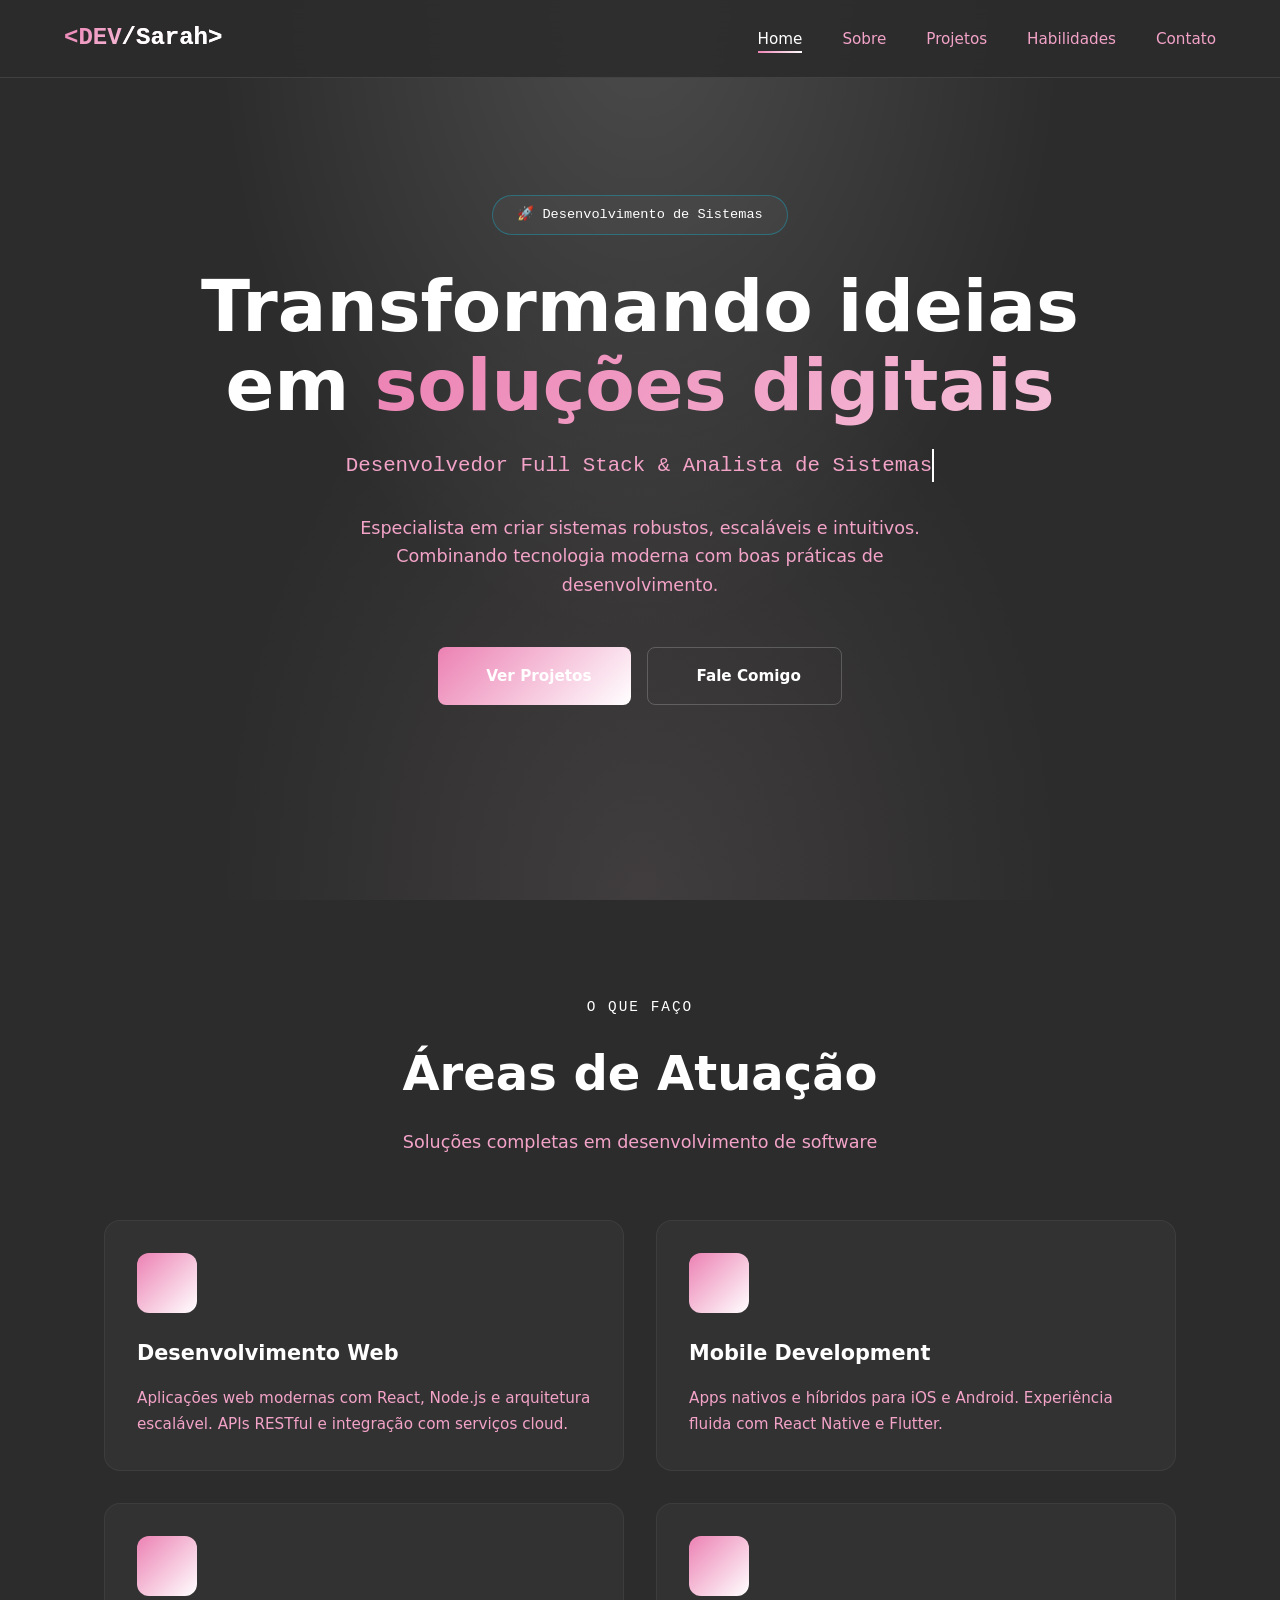
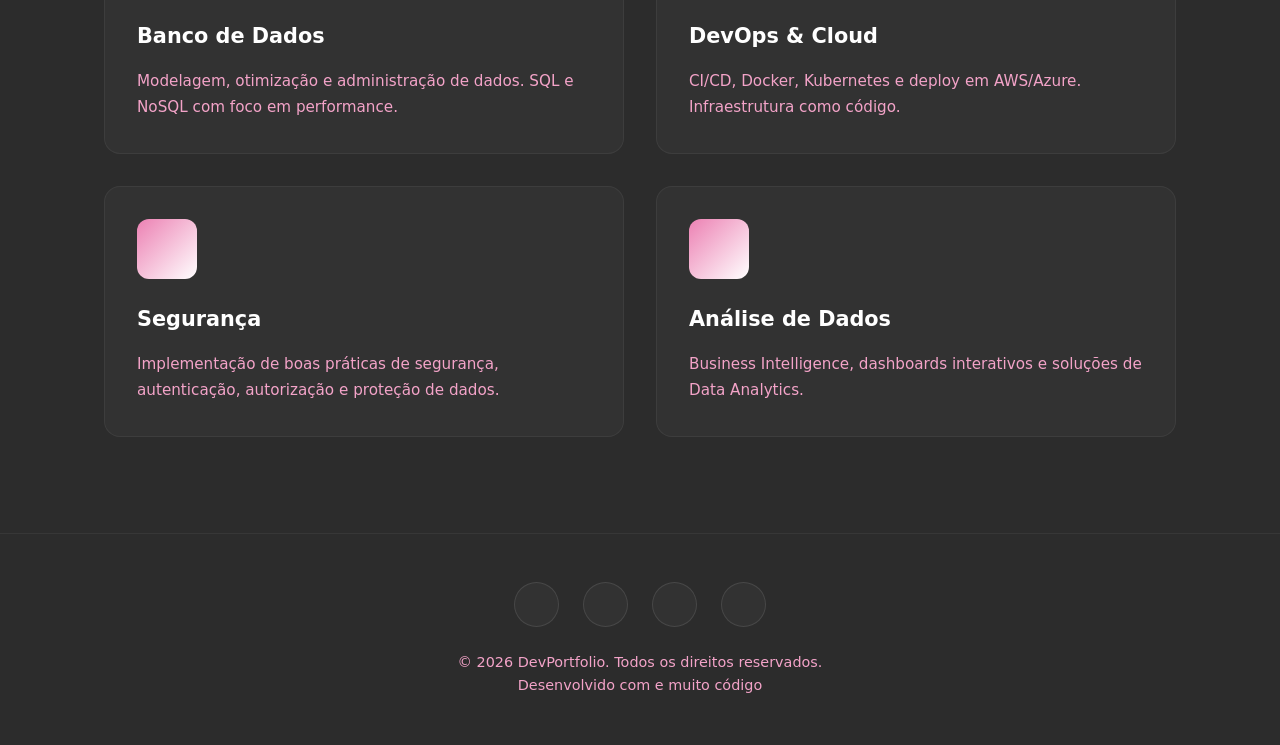
<file: index.html>
<html lang="pt-br">
<head>
<meta charset="utf-8">
<title>DEV - SITE PESSOAL - Sarah Gonçalves</title>
<link rel="stylesheet" href="style.css">
</head>
<body>
    <!--MENU DE NAVEGAÇÃO!-->
<nav class="navbar">
    <div class="logo">&lt;DEV<span>/Sarah></span></div>
    <ul class="nav-links">
            <li><a href='index.html' class='active'>Home</a></li>
            <li><a href='sobre.html'>Sobre</a></li>
            <li><a href='projetos.html'>Projetos</a></li>
            <li><a href='habilidades.html'>Habilidades</a></li>
            <li><a href='contato.html'>Contato</a></li>
    </ul>
</nav>
<!--SEÇÃO HERO-->
<section class="hero">
    <div class="hero-content">
<span class="hero-badge">🚀 Desenvolvimento de Sistemas</span>
            <h1>Transformando ideias em <span class="highlight">soluções digitais</span></h1>
            <div class="typing-text">Desenvolvedor Full Stack & Analista de Sistemas</div>
            <p class="hero-description">
                Especialista em criar sistemas robustos, escaláveis e intuitivos. 
                Combinando tecnologia moderna com boas práticas de desenvolvimento.
            </p>
            <div class="cta-buttons">
                <a href="projetos.html" class="btn btn-primary">
                    <i class="fas fa-rocket"></i> Ver Projetos
                </a>
                <a href="contato.html" class="btn btn-secondary">
                    <i class="fas fa-envelope"></i> Fale Comigo
                </a>
            </div>
    </div>
</section>
<!-- Serviços -->
    <section id="servicos">
        <div class="section-header">
            <span class="section-tag">O que faço</span>
            <h2 class="section-title">Áreas de Atuação</h2>
            <p class="section-subtitle">Soluções completas em desenvolvimento de software</p>
        </div>
        
        <div class="cards-grid">
            <div class="card">
                <div class="card-icon">
                    <i class="fas fa-laptop-code"></i>
                </div>
                <h3>Desenvolvimento Web</h3>
                <p>Aplicações web modernas com React, Node.js e arquitetura escalável. APIs RESTful e integração com serviços cloud.</p>
            </div>
            
            <div class="card">
                <div class="card-icon">
                    <i class="fas fa-mobile-alt"></i>
                </div>
                <h3>Mobile Development</h3>
                <p>Apps nativos e híbridos para iOS e Android. Experiência fluida com React Native e Flutter.</p>
            </div>
            
            <div class="card">
                <div class="card-icon">
                    <i class="fas fa-database"></i>
                </div>
                <h3>Banco de Dados</h3>
                <p>Modelagem, otimização e administração de dados. SQL e NoSQL com foco em performance.</p>
            </div>
            
            <div class="card">
                <div class="card-icon">
                    <i class="fas fa-cogs"></i>
                </div>
                <h3>DevOps & Cloud</h3>
                <p>CI/CD, Docker, Kubernetes e deploy em AWS/Azure. Infraestrutura como código.</p>
            </div>
            
            <div class="card">
                <div class="card-icon">
                    <i class="fas fa-shield-alt"></i>
                </div>
                <h3>Segurança</h3>
                <p>Implementação de boas práticas de segurança, autenticação, autorização e proteção de dados.</p>
            </div>
            
            <div class="card">
                <div class="card-icon">
                    <i class="fas fa-chart-line"></i>
                </div>
                <h3>Análise de Dados</h3>
                <p>Business Intelligence, dashboards interativos e soluções de Data Analytics.</p>
            </div>
        </div>
    </section>

    <!-- Footer -->
    <footer>
        <div class="footer-content">
            <div class="social-links">
                <a href="#"><i class="fab fa-github"></i></a>
                <a href="#"><i class="fab fa-linkedin"></i></a>
                <a href="#"><i class="fab fa-twitter"></i></a>
                <a href="#"><i class="fab fa-instagram"></i></a>
            </div>
            <p>&copy; 2026 DevPortfolio. Todos os direitos reservados.</p>
            <p>Desenvolvido com <i class="fas fa-heart" style="color: var(--accent);"></i> e muito código</p>
        </div>
    </footer>
</body>
</html>
</file>
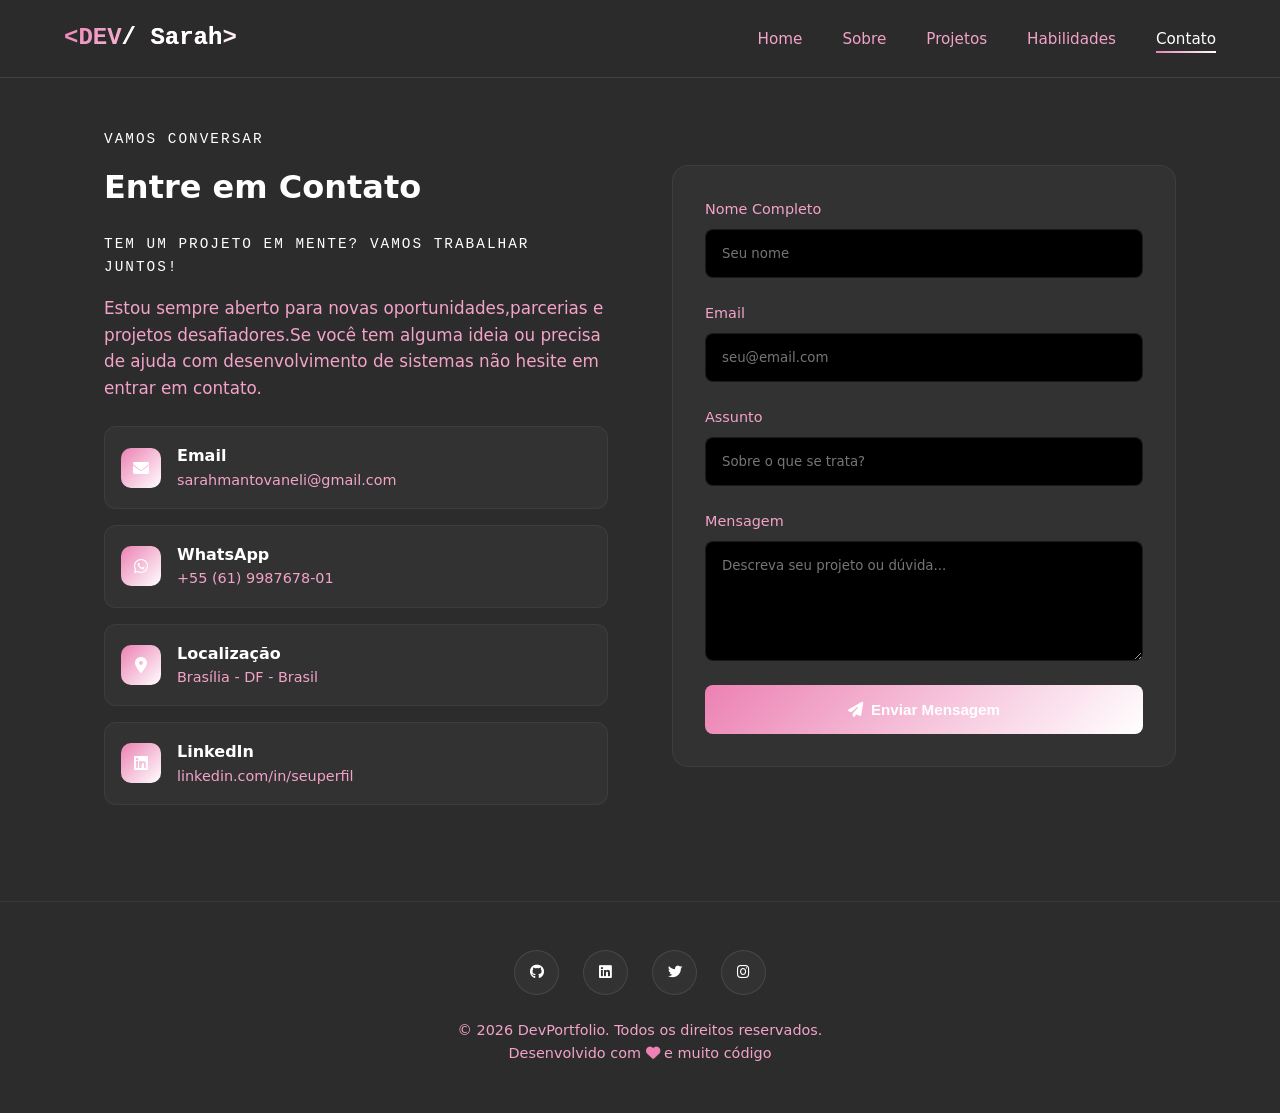
<file: contato.html>
<html lang="pt-br">
<head>
<meta charset="UTF-8">
<title>DEV - Contato - Sarah Gonçalves</title>
<link rel="stylesheet" href="style.css">
<link rel="stylesheet" href="https://cdnjs.cloudflare.com/ajax/libs/font-awesome/6.4.0/css/all.min.css">
</head>
<body>
    <!--MENU DE NAVEGAÇÃO-->
    <nav class="navbar">
        <div class="logo">&lt;DEV<span>/ Sarah</span>&gt;</div>
        <ul class="nav-links">
            <li><a href="index.html">Home</a></li>
            <li><a href="sobre.html">Sobre</a></li>
            <li><a href="projetos.html">Projetos</a></li>
            <li><a href="habilidades.html">Habilidades</a></li>
            <li><a href="contato.html" class="active">Contato</a></li>
            </nav>
        </ul>
        <section style="padding-top: 8rem;">
        <div class="about-content">
            <div class="about-text">
                <span class="section-tag">Vamos conversar</span>
                <h2>Entre em Contato</h2>
                <span class="section-tag">Tem um projeto em mente? Vamos trabalhar juntos!</span>
                <p>
                    Estou sempre aberto para novas oportunidades,parcerias e projetos desafiadores.Se você tem alguma ideia ou precisa 
                    de ajuda com desenvolvimento de sistemas não hesite em entrar em contato.   
                </p>
       
        <div class="contact-links">
                    <a href="mailto:seuemail@exemplo.com" class="contact-link">
                        <i class="fas fa-envelope"></i>
                        <div>
                            <strong>Email</strong>
                            <div style="color: var(--gray); font-size: 0.9rem;">sarahmantovaneli@gmail.com</div>
                        </div>
                    </a>
                    
                    <a href="#" class="contact-link">
                        <i class="fab fa-whatsapp"></i>
                        <div>
                            <strong>WhatsApp</strong>
                            <div style="color: var(--gray); font-size: 0.9rem;">+55 (61) 9987678-01</div>
                        </div>
                    </a>
                    
                    <a href="#" class="contact-link">
                        <i class="fas fa-map-marker-alt"></i>
                        <div>
                            <strong>Localização</strong>
                            <div style="color: var(--gray); font-size: 0.9rem;">Brasília - DF - Brasil</div>
                        </div>
                    </a>
                    
                    <a href="#" class="contact-link">
                        <i class="fab fa-linkedin"></i>
                        <div>
                            <strong>LinkedIn</strong>
                            <div style="color: var(--gray); font-size: 0.9rem;">linkedin.com/in/seuperfil</div>
                        </div>
                    </a>
                </div>
            </div>
            
            <form class="contact-form" onsubmit="event.preventDefault(); alert('Mensagem enviada! (Demo)');">
        
                <div class="form-group">
                    <label for="nome">Nome Completo</label>
                    <input type="text" id="nome" name="nome" placeholder="Seu nome" required>
                </div>
                
                <div class="form-group">
                    <label for="email">Email</label>
                    <input type="email" id="email" name="email" placeholder="seu@email.com" required>
                </div>
                
                <div class="form-group">
                    <label for="assunto">Assunto</label>
                    <input type="text" id="assunto" name="assunto" placeholder="Sobre o que se trata?" required>
                </div>
                
                <div class="form-group">
                    <label for="mensagem">Mensagem</label>
                    <textarea id="mensagem" name="mensagem" placeholder="Descreva seu projeto ou dúvida..." required></textarea>
                </div>
                
                <button type="submit" class="btn btn-primary" style="width: 100%; justify-content: center;">
                    <i class="fas fa-paper-plane"></i> Enviar Mensagem
                </button>
            </form>
            
        </div>
    </section>

    <footer>
        <div class="footer-content">
            <div class="social-links">
                <a href="#"><i class="fab fa-github"></i></a>
                <a href="#"><i class="fab fa-linkedin"></i></a>
                <a href="#"><i class="fab fa-twitter"></i></a>
                <a href="#"><i class="fab fa-instagram"></i></a>
            </div>
            <p>&copy; 2026 DevPortfolio. Todos os direitos reservados.</p>
            <p>Desenvolvido com <i class="fas fa-heart" style="color: var(--accent);"></i> e muito código</p>
        </div>
    </footer>
</body>
</html>
   
</body>
</html>
</file>
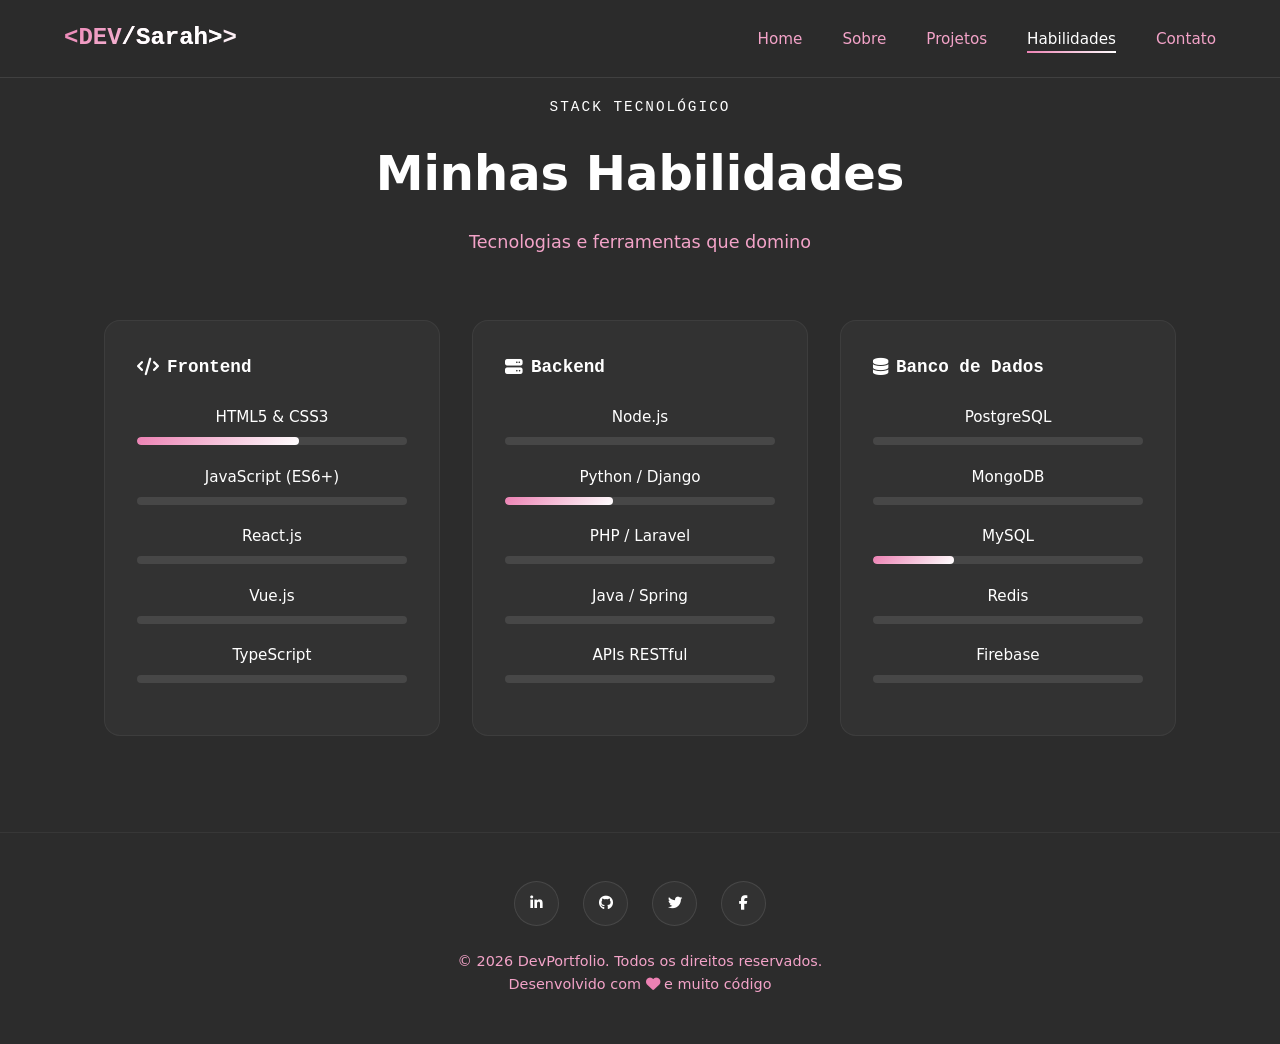
<file: habilidades.html>
<html lang="pt-br">
<head>
<meta charset="UTF-8">
<title>DEV - Habilidades - Sarah Gonçalves</title>
<link rel="stylesheet" href="style.css">
<link rel="stylesheet" href="https://cdnjs.cloudflare.com/ajax/libs/font-awesome/6.4.0/css/all.min.css">
</head>
<body>

    <nav class="navbar">
        <div class="logo">&lt;DEV<span>/Sarah></span>&gt;</div>
        <ul class="nav-links">
            <li><a href="index.html">Home</a></li>
            <li><a href="sobre.html">Sobre</a></li>
            <li><a href="projetos.html">Projetos</a></li>
            <li><a href="habilidades.html" class="active">Habilidades</a></li>
            <li><a href="contato.html">Contato</a></li>
        </ul>
    </nav>

    <section id="habilidades">
        <div class="section-header">
            <span class="section-tag">STACK TECNOLÓGICO</span>
            <h2 class="section-title">Minhas Habilidades</h2>
            <p class="section-subtitle">Tecnologias e ferramentas que domino</p>
        </div>

        <div class="skills-grid"> 
            <div class="skill-card">
                <h3><i class="fas fa-code"></i> Frontend</h3>
                <div class="skill-item">
                    <span class="skill-name">HTML5 & CSS3</span>
                    <div class="progress-bar">
                        <div class="progress" style="width: 60%"></div>
                    </div>
                </div>
                <div class="skill-item">
                    <span class="skill-name">JavaScript (ES6+)</span>
                    <div class="progress-bar">
                        <div class="progress" style="width: 0%"></div>
                    </div>
                </div>
                <div class="skill-item">
                    <span class="skill-name">React.js</span>
                    <div class="progress-bar">
                        <div class="progress" style="width: 0%"></div>
                    </div>
                </div>
                <div class="skill-item">
                    <span class="skill-name">Vue.js</span>
                    <div class="progress-bar">
                        <div class="progress" style="width: 0%"></div>
                    </div>
                </div>
                <div class="skill-item">
                    <span class="skill-name">TypeScript</span>
                    <div class="progress-bar">
                        <div class="progress" style="width: 0%"></div>
                    </div>
                </div>
            </div>

            <div class="skill-card">
                <h3><i class="fas fa-server"></i> Backend</h3>
                <div class="skill-item">
                    <span class="skill-name">Node.js</span>
                    <div class="progress-bar">
                        <div class="progress" style="width: 0%"></div>
                    </div>
                </div>
                <div class="skill-item">
                    <span class="skill-name">Python / Django</span>
                    <div class="progress-bar">
                        <div class="progress" style="width: 40%"></div>
                    </div>
                </div>
                <div class="skill-item">
                    <span class="skill-name">PHP / Laravel</span>
                    <div class="progress-bar">
                        <div class="progress" style="width: 0%"></div>
                    </div>
                </div>
                <div class="skill-item">
                    <span class="skill-name">Java / Spring</span>
                    <div class="progress-bar">
                        <div class="progress" style="width: 0%"></div>
                    </div>
                </div>
                <div class="skill-item">
                    <span class="skill-name">APIs RESTful</span>
                    <div class="progress-bar">
                        <div class="progress" style="width: 0%"></div>
                    </div>
                </div>
            </div>

            <div class="skill-card">
                <h3><i class="fas fa-database"></i> Banco de Dados</h3>
                <div class="skill-item">
                    <span class="skill-name">PostgreSQL</span>
                    <div class="progress-bar">
                        <div class="progress" style="width: 0%"></div>
                    </div>
                </div>
                <div class="skill-item">
                    <span class="skill-name">MongoDB</span>
                    <div class="progress-bar">
                        <div class="progress" style="width: 0%"></div>
                    </div>
                </div>
                <div class="skill-item">
                    <span class="skill-name">MySQL</span>
                    <div class="progress-bar">
                        <div class="progress" style="width: 30%"></div>
                    </div>
                </div>
                <div class="skill-item">
                    <span class="skill-name">Redis</span>
                    <div class="progress-bar">
                        <div class="progress" style="width: 0%"></div>
                    </div>
                </div>
                <div class="skill-item">
                    <span class="skill-name">Firebase</span>
                    <div class="progress-bar">
                        <div class="progress" style="width: 0%"></div>
                    </div>
                </div>
            </div>
        </div>
    </section>

    <!-- Footer -->
    <footer>
        <div class="footer-content">
            <div class="social-links">
                <a href="https://www.linkedin.com" target="_blank" title="LinkedIn">
                    <i class="fab fa-linkedin-in"></i>
                </a>
                <a href="https://www.github.com" target="_blank" title="GitHub">
                    <i class="fab fa-github"></i>
                </a>
                <a href="https://www.twitter.com" target="_blank" title="Twitter">
                    <i class="fab fa-twitter"></i>
                </a>
                <a href="https://www.facebook.com" target="_blank" title="Facebook">
                    <i class="fab fa-facebook-f"></i>
                </a>
            </div>
            <p>&copy; 2026 DevPortfolio. Todos os direitos reservados.</p>
            <p>Desenvolvido com <i class="fas fa-heart" style="color: var(--accent);"></i> e muito código</p>
        </div>
    </footer>
</body>
</html>
</file>
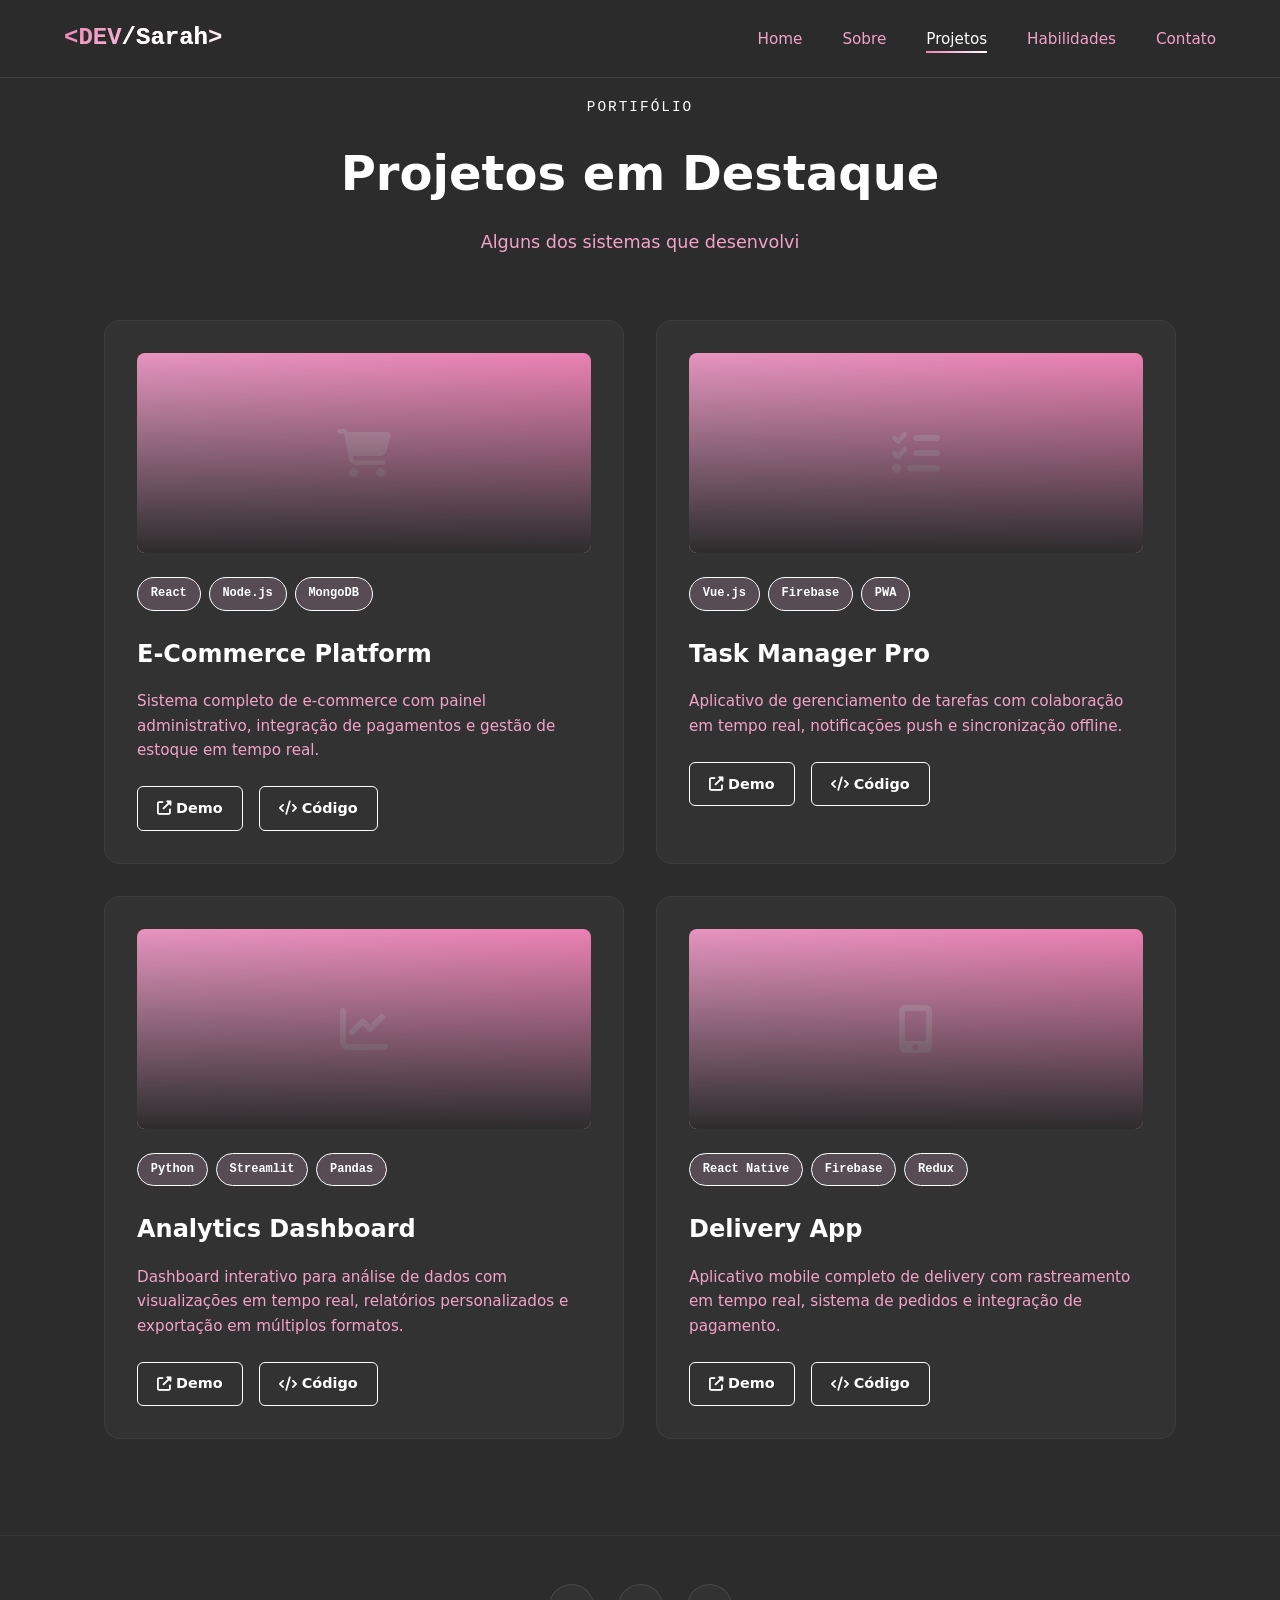
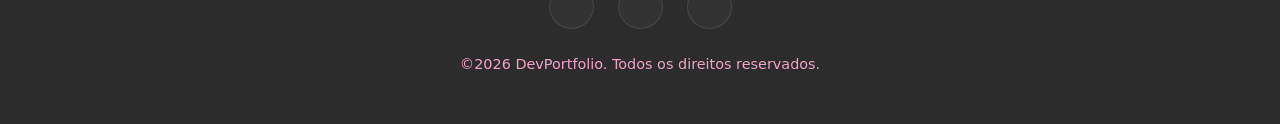
<file: projetos.html>
<html lang="pt-br">
<head>
<meta charset="UTF-8">
<title>DEV - Projetos - Sarah Gonçalves</title>
<link rel="stylesheet" href="style.css">
<link rel="stylesheet" href="https://cdnjs.cloudflare.com/ajax/libs/font-awesome/6.4.0/css/all.min.css">
</head>
<body>
    <!--MENU DE NAVEGAÇÃO-->
    <nav class="navbar">
        <div class="logo">&lt;DEV<span>/Sarah</span>&gt;</div>
        <ul class="nav-links">
            <li><a href="index.html">Home</a></li>
            <li><a href="sobre.html">Sobre</a></li>
            <li><a href="projetos.html" class="active">Projetos</a></li>
            <li><a href="habilidades.html">Habilidades</a></li>
            <li><a href="contato.html">Contato</a></li>
        </ul>
    </nav>

    <!--SECÇÃO PROJETOS-->
    <section id="projetos">
        <div class="section-header">
            <span class="section-tag">Portifólio</span>
            <h2 class="section-title">Projetos em Destaque</h2>
            <p class="section-subtitle">Alguns dos sistemas que desenvolvi</p>
        </div>

        <div class="cards-grid">
            <div class="project-card">
                <div class="project-image">
                    <i class="fas fa-shopping-cart"></i>
                </div>
                <div class="project-tech">
                    <span class="tech-tag">React</span>
                    <span class="tech-tag">Node.js</span>
                    <span class="tech-tag">MongoDB</span>
                </div>
                <h3>E-Commerce Platform</h3>
                <p>Sistema completo de e-commerce com painel administrativo, integração de pagamentos e gestão de estoque em tempo real.</p>
                <div class="project-links">
                    <a href="#" class="project-link">
                        <i class="fas fa-external-link-alt"></i> Demo
                    </a>
                    <a href="#" class="project-link">
                        <i class="fas fa-code"></i> Código
                    </a>
                </div>
            </div>

            <div class="project-card">
                <div class="project-image">
                    <i class="fas fa-tasks"></i>
                </div>
                <div class="project-tech">
                    <span class="tech-tag">Vue.js</span>
                    <span class="tech-tag">Firebase</span>
                    <span class="tech-tag">PWA</span>
                </div>
                <h3>Task Manager Pro</h3>
                <p>Aplicativo de gerenciamento de tarefas com colaboração em tempo real, notificações push e sincronização offline.</p>
                <div class="project-links">
                    <a href="#" class="project-link">
                        <i class="fas fa-external-link-alt"></i> Demo
                    </a>
                    <a href="#" class="project-link">
                        <i class="fas fa-code"></i> Código
                    </a>
                </div>
            </div>

            <div class="project-card">
                <div class="project-image">
                    <i class="fas fa-chart-line"></i>
                </div>
                <div class="project-tech">
                    <span class="tech-tag">Python</span>
                    <span class="tech-tag">Streamlit</span>
                    <span class="tech-tag">Pandas</span>
                </div>
                <h3>Analytics Dashboard</h3>
                <p>Dashboard interativo para análise de dados com visualizações em tempo real, relatórios personalizados e exportação em múltiplos formatos.</p>
                <div class="project-links">
                    <a href="#" class="project-link">
                        <i class="fas fa-external-link-alt"></i> Demo
                    </a>
                    <a href="#" class="project-link">
                        <i class="fas fa-code"></i> Código
                    </a>
                </div>
            </div>

            <div class="project-card">
                <div class="project-image">
                    <i class="fas fa-mobile-alt"></i>
                </div>
                <div class="project-tech">
                    <span class="tech-tag">React Native</span>
                    <span class="tech-tag">Firebase</span>
                    <span class="tech-tag">Redux</span>
                </div>
                <h3>Delivery App</h3>
                <p>Aplicativo mobile completo de delivery com rastreamento em tempo real, sistema de pedidos e integração de pagamento.</p>
                <div class="project-links">
                    <a href="#" class="project-link">
                        <i class="fas fa-external-link-alt"></i> Demo
                    </a>
                    <a href="#" class="project-link">
                        <i class="fas fa-code"></i> Código
                    </a>
                </div>
            </div>
        </div>
    </section>

    <!-- Footer -->
    <footer>
        <div class="footer-content">
            <div class="social-links">
                <a href="#"></a>
                <a href="#"></a>
                <a href="#"></a>
            </div>
            <p>&copy;2026 DevPortfolio. Todos os direitos reservados.</p>
        </div>
    </footer>
</body>
</html>
</file>
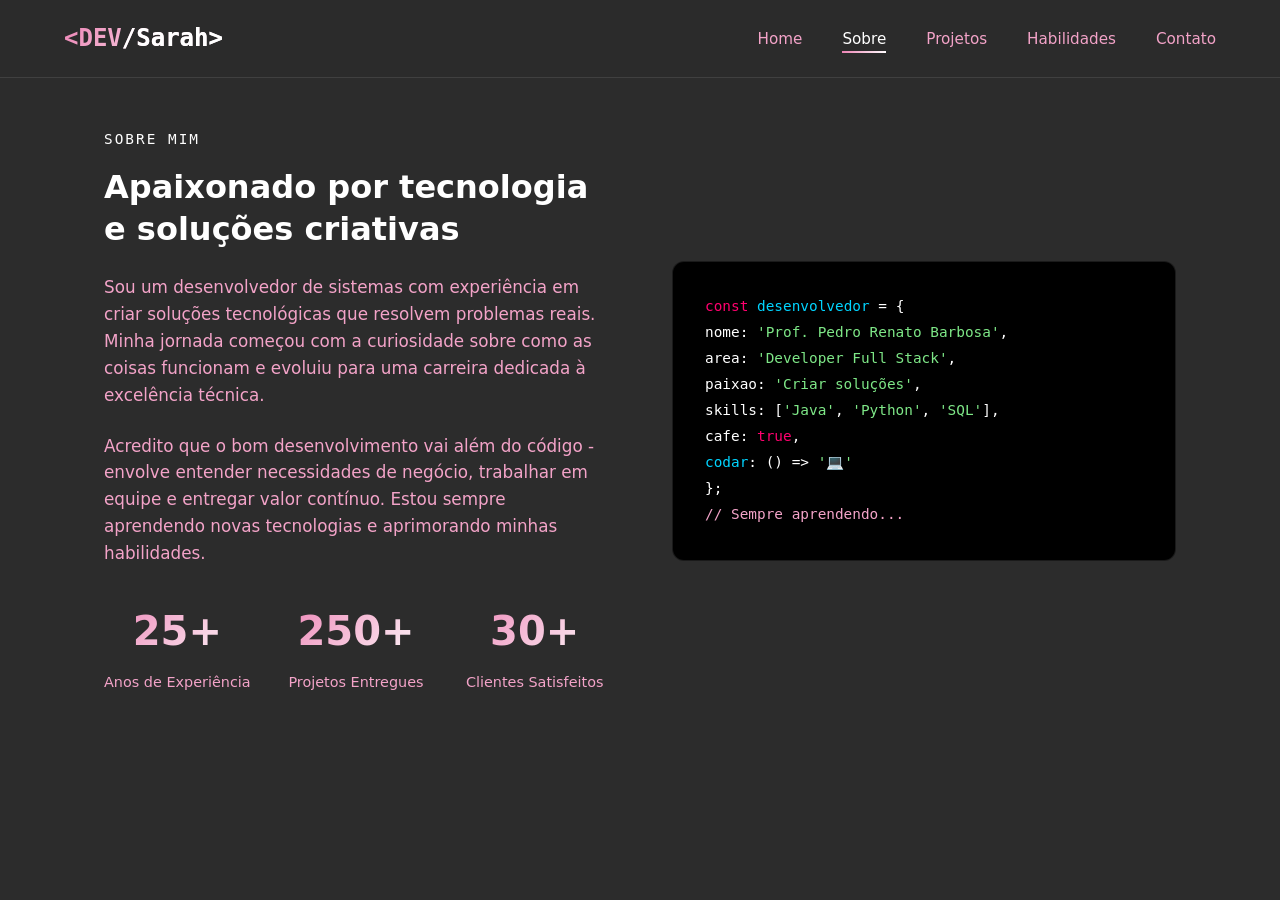
<file: sobre.html>
<html>
    <head>
        <meta charset="utf-8">
        <link rel="stylesheet" href="style.css">
        <title>Sobre mim</title>
    </head>
    <body>
        <nav class="navbar">
    <div class="logo">&lt;DEV<span>/Sarah></span></div>
    <ul class="nav-links">
            <li><a href='index.html'>Home</a></li>
            <li><a href='sobre.html'class='active'>Sobre</a></li>
            <li><a href='projetos.html'>Projetos</a></li>
            <li><a href='habilidades.html'>Habilidades</a></li>
            <li><a href='contato.html'>Contato</a></li>
    </ul>
        </nav>
          <section style="padding-top: 8rem;">
        <div class="about-content">
            <div class="about-text">
                <span class="section-tag">Sobre Mim</span>
                <h2>Apaixonado por tecnologia e soluções criativas</h2>
                <p>
                    Sou um desenvolvedor de sistemas com experiência em criar soluções 
                    tecnológicas que resolvem problemas reais. Minha jornada começou com 
                    a curiosidade sobre como as coisas funcionam e evoluiu para uma 
                    carreira dedicada à excelência técnica.
                </p>
                <p>
                    Acredito que o bom desenvolvimento vai além do código - envolve 
                    entender necessidades de negócio, trabalhar em equipe e entregar 
                    valor contínuo. Estou sempre aprendendo novas tecnologias e 
                    aprimorando minhas habilidades.
                </p>
                
                <div class="stats">
                    <div class="stat-item">
                        <div class="stat-number">25+</div>
                        <div class="stat-label">Anos de Experiência</div>
                    </div>
                    <div class="stat-item">
                        <div class="stat-number">250+</div>
                        <div class="stat-label">Projetos Entregues</div>
                    </div>
                    <div class="stat-item">
                        <div class="stat-number">30+</div>
                        <div class="stat-label">Clientes Satisfeitos</div>
                    </div>
                </div>
            </div>
            <div class="about-image">
                <div class="code-block">
                    <span class="code-line"><span class="code-keyword">const</span> <span class="code-function">desenvolvedor</span> = {</span>
                    <span class="code-line">  nome: <span class="code-string">'Prof. Pedro Renato Barbosa'</span>,</span>
                    <span class="code-line">  area: <span class="code-string">'Developer Full Stack'</span>,</span>
                    <span class="code-line">  paixao: <span class="code-string">'Criar soluções'</span>,</span>
                    <span class="code-line">  skills: [<span class="code-string">'Java'</span>, <span class="code-string">'Python'</span>, <span class="code-string">'SQL'</span>],</span>
                    <span class="code-line">  cafe: <span class="code-keyword">true</span>,</span>
                    <span class="code-line">  <span class="code-function">codar</span>: () => <span class="code-string">'💻'</span></span>
                    <span class="code-line">};</span>
                    <span class="code-line"><span class="code-comment">// Sempre aprendendo...</span></span>
                </div>
            </div>
        </div>
    </section>
    </body>
</html>
</file>
<file: style.css>
/* ============================================
   RESET E CONFIGURAÇÕES GLOBAIS
   ============================================ */
* {
    margin: 0;
    padding: 0;
    box-sizing: border-box;
}

:root {
    /* Cores principais - Tema Tech Suave */
    --primary: #ffffff;
    --secondary: #f3a3c8;
    --accent: #ec81b3;
    --dark: #2c2c2c;
    --darker: #000000;
    --light: #ffffff;
    --gray: #f3a3c8;
    --card-bg: rgba(255, 255, 255, 0.03);
    
    /* Gradientes */
    --gradient-1: linear-gradient(135deg, #ec81b3 0%, #ffffff 100%);
    --gradient-2: linear-gradient(45deg, #e49dc4 0%, #ec81b3 100%);
    
    /* Fontes */
    --font-main: 'Segoe UI', system-ui, -apple-system, sans-serif;
    --font-mono: 'Fira Code', 'Consolas', monospace;
    
    /* Animações */
    --transition: all 0.3s cubic-bezier(0.4, 0, 0.2, 1);
}

html {
    scroll-behavior: smooth;
}

body {
    font-family: var(--font-main);
    background-color: var(--dark);
    color: var(--light);
    line-height: 1.6;
    overflow-x: hidden;
}

/* ============================================
   ANIMAÇÕES
   ============================================ */
@keyframes fadeInUp {
    from {
        opacity: 0;
        transform: translateY(30px);
    }
    to {
        opacity: 1;
        transform: translateY(0);
    }
}

@keyframes pulse {
    0%, 100% { opacity: 1; }
    50% { opacity: 0.5; }
}

@keyframes float {
    0%, 100% { transform: translateY(0); }
    50% { transform: translateY(-10px); }
}

@keyframes gradientShift {
    0% { background-position: 0% 50%; }
    50% { background-position: 100% 50%; }
    100% { background-position: 0% 50%; }
}

@keyframes typing {
    from { width: 0; }
    to { width: 100%; }
}

@keyframes blink {
    50% { border-color: transparent; }
}

/* ============================================
   NAVEGAÇÃO
   ============================================ */
.navbar {
    position: fixed;
    top: 0;
    width: 100%;
    padding: 1.2rem 5%;
    background: rgba(44, 44, 44, 0.9);
    backdrop-filter: blur(20px);
    border-bottom: 1px solid rgba(255, 255, 255, 0.1);
    z-index: 1000;
    display: flex;
    justify-content: space-between;
    align-items: center;
    transition: var(--transition);
}

.logo {
    font-size: 1.5rem;
    font-weight: 700;
    background: var(--gradient-1);
    -webkit-background-clip: text;
    -webkit-text-fill-color: transparent;
    background-clip: text;
    font-family: var(--font-mono);
}

.logo span {
    color: var(--primary);
    -webkit-text-fill-color: var(--primary);
}

.nav-links {
    display: flex;
    list-style: none;
    gap: 2.5rem;
}

.nav-links a {
    color: var(--gray);
    text-decoration: none;
    font-weight: 500;
    font-size: 0.95rem;
    position: relative;
    transition: var(--transition);
}

.nav-links a::after {
    content: '';
    position: absolute;
    bottom: -5px;
    left: 0;
    width: 0;
    height: 2px;
    background: var(--gradient-1);
    transition: var(--transition);
}

.nav-links a:hover,
.nav-links a.active {
    color: var(--primary);
}

.nav-links a:hover::after,
.nav-links a.active::after {
    width: 100%;
}

/* ============================================
   HERO SECTION
   ============================================ */
.hero {
    min-height: 100vh;
    display: flex;
    align-items: center;
    justify-content: center;
    padding: 0 5%;
    position: relative;
    background: 
        radial-gradient(ellipse at top, rgba(255, 255, 255, 0.15) 0%, transparent 50%),
        radial-gradient(ellipse at bottom, rgba(248, 213, 229, 0.1) 0%, transparent 50%);
}

.hero-content {
    text-align: center;
    max-width: 900px;
    animation: fadeInUp 1s ease-out;
}

.hero-badge {
    display: inline-block;
    padding: 0.5rem 1.5rem;
    background: var(--card-bg);
    border: 1px solid rgba(0, 212, 255, 0.3);
    border-radius: 50px;
    color: var(--primary);
    font-family: var(--font-mono);
    font-size: 0.85rem;
    margin-bottom: 2rem;
    animation: pulse 2s infinite;
}

.hero h1 {
    font-size: clamp(2.5rem, 6vw, 4.5rem);
    font-weight: 800;
    margin-bottom: 1.5rem;
    line-height: 1.1;
}

.hero h1 .highlight {
    background: var(--gradient-1);
    background-size: 200% 200%;
    -webkit-background-clip: text;
    -webkit-text-fill-color: transparent;
    background-clip: text;
    animation: gradientShift 3s ease infinite;
}

.typing-text {
    font-family: var(--font-mono);
    font-size: 1.3rem;
    color: var(--gray);
    margin-bottom: 2rem;
    border-right: 2px solid var(--primary);
    white-space: nowrap;
    overflow: hidden;
    display: inline-block;
    animation: typing 3.5s steps(40, end), blink 0.75s step-end infinite;
}

.hero-description {
    font-size: 1.1rem;
    color: var(--gray);
    max-width: 600px;
    margin: 0 auto 3rem;
}

.cta-buttons {
    display: flex;
    gap: 1rem;
    justify-content: center;
    flex-wrap: wrap;
}

/* ============================================
   SEÇÃO SOBRE
   ============================================ */
.about {
    min-height: 100vh;
    display: flex;
    align-items: center;
    padding: 6rem 5%;
    background: var(--dark);
}

.about-container {
    display: grid;
    grid-template-columns: 1fr 1fr;
    gap: 4rem;
    max-width: 1200px;
    margin: 0 auto;
    align-items: center;
}

.about-left {
    color: var(--light);
}

.about-left .section-tag {
    color: var(--primary);
    font-family: var(--font-mono);
    font-size: 0.85rem;
    text-transform: uppercase;
    margin-bottom: 1rem;
    display: block;
}

.about-left h1 {
    font-size: 3rem;
    font-weight: 800;
    margin-bottom: 2rem;
    line-height: 1.2;
}

.about-left p {
    font-size: 1.1rem;
    color: var(--gray);
    margin-bottom: 1.5rem;
    line-height: 1.6;
}

.stats {
    display: flex;
    gap: 2rem;
    margin-top: 3rem;
}

.stat h2 {
    font-size: 2.5rem;
    color: var(--primary);
    margin-bottom: 0.5rem;
}

.stat p {
    color: var(--gray);
    font-size: 0.9rem;
}

.about-right {
    display: flex;
    justify-content: center;
}

.code-card {
    background: var(--darker);
    border-radius: 12px;
    padding: 2rem;
    border: 1px solid rgba(255, 255, 255, 0.1);
    font-family: var(--font-mono);
    max-width: 400px;
    box-shadow: 0 10px 30px rgba(0, 0, 0, 0.3);
    animation: float 3s ease-in-out infinite;
}

.code-card pre {
    margin: 0;
    color: var(--light);
    font-size: 0.9rem;
    line-height: 1.5;
}

.code-card code {
    background: none;
}

/* Basic syntax highlighting */
.code-card .token.keyword { color: #ee87af; }
.code-card .token.string { color: #DDA0DD; }
.code-card .token.comment { color: #FFB6C1; }
.code-card .token.function { color: #E0E0E0; }

/* ============================================
   SEÇÃO PROJETOS
   ============================================ */
.projects {
    min-height: 100vh;
    display: flex;
    flex-direction: column;
    align-items: center;
    padding: 6rem 5%;
    background: var(--dark);
}

.projects-header {
    text-align: center;
    margin-bottom: 4rem;
    max-width: 800px;
}

.projects-header .section-tag {
    color: var(--primary);
    font-family: var(--font-mono);
    font-size: 0.85rem;
    text-transform: uppercase;
    margin-bottom: 1rem;
    display: block;
}

.projects-header h1 {
    font-size: 3rem;
    font-weight: 800;
    margin-bottom: 1.5rem;
    color: var(--light);
}

.projects-grid {
    display: grid;
    grid-template-columns: repeat(auto-fit, minmax(350px, 1fr));
    gap: 2rem;
    max-width: 1200px;
    width: 100%;
}

.project-card {
    background: var(--darker);
    border: 1px solid rgba(255, 255, 255, 0.1);
    border-radius: 12px;
    padding: 2rem;
    transition: var(--transition);
}

.project-card:hover {
    transform: translateY(-10px);
    border-color: var(--primary);
    box-shadow: 0 15px 40px rgba(235, 179, 212, 0.2);
}

.project-image {
    width: 100%;
    height: 200px;
    background: var(--gradient-2);
    border-radius: 8px;
    display: flex;
    align-items: center;
    justify-content: center;
    font-size: 4rem;
    color: rgba(255, 255, 255, 0.3);
    margin-bottom: 1.5rem;
}

.project-tech {
    display: flex;
    gap: 0.5rem;
    flex-wrap: wrap;
    margin-bottom: 1.5rem;
}

.tech-tag {
    display: inline-block;
    padding: 0.4rem 0.8rem;
    background: rgba(235, 179, 212, 0.2);
    border: 1px solid var(--primary);
    border-radius: 20px;
    color: var(--primary);
    font-size: 0.75rem;
    font-weight: 600;
    font-family: var(--font-mono);
}

.project-card h3 {
    font-size: 1.5rem;
    margin-bottom: 1rem;
    color: var(--light);
}

.project-card p {
    color: var(--gray);
    margin-bottom: 1.5rem;
    line-height: 1.6;
    font-size: 0.95rem;
}

.project-links {
    display: flex;
    gap: 1rem;
}

.project-link {
    display: inline-flex;
    align-items: center;
    gap: 0.5rem;
    padding: 0.6rem 1.2rem;
    background: transparent;
    border: 1px solid var(--primary);
    border-radius: 6px;
    color: var(--primary);
    text-decoration: none;
    font-size: 0.9rem;
    font-weight: 600;
    transition: var(--transition);
}

.project-link:hover {
    background: var(--primary);
    color: var(--dark);
}

/* ============================================
   BOTÕES
   ============================================ */
.btn {
    padding: 1rem 2.5rem;
    border-radius: 8px;
    font-weight: 600;
    text-decoration: none;
    transition: var(--transition);
    display: inline-flex;
    align-items: center;
    gap: 0.5rem;
    font-size: 0.95rem;
}

.btn-primary {
    background: var(--gradient-1);
    color: white;
    border: none;
    position: relative;
    overflow: hidden;
}

.btn-primary::before {
    content: '';
    position: absolute;
    top: 0;
    left: -100%;
    width: 100%;
    height: 100%;
    background: linear-gradient(90deg, transparent, rgba(255,255,255,0.2), transparent);
    transition: var(--transition);
}

.btn-primary:hover::before {
    left: 100%;
}

.btn-primary:hover {
    transform: translateY(-3px);
    box-shadow: 0 10px 30px rgba(230, 106, 188, 0.3);
}

.btn-secondary {
    background: transparent;
    color: var(--light);
    border: 1px solid rgba(255, 255, 255, 0.2);
}

.btn-secondary:hover {
    border-color: var(--primary);
    color: var(--primary);
    transform: translateY(-3px);
}

/* ============================================
   SEÇÕES COMUNS
   ============================================ */
section {
    padding: 6rem 5%;
    max-width: 1200px;
    margin: 0 auto;
}

.section-header {
    text-align: center;
    margin-bottom: 4rem;
}

.section-tag {
    color: var(--primary);
    font-family: var(--font-mono);
    font-size: 0.9rem;
    text-transform: uppercase;
    letter-spacing: 2px;
    margin-bottom: 1rem;
    display: block;
}

.section-title {
    font-size: clamp(2rem, 4vw, 3rem);
    font-weight: 700;
    margin-bottom: 1rem;
}

.section-subtitle {
    color: var(--gray);
    font-size: 1.1rem;
    max-width: 600px;
    margin: 0 auto;
}

/* ============================================
   CARDS
   ============================================ */
.cards-grid {
    display: grid;
    grid-template-columns: repeat(2, 1fr);
    gap: 2rem;
}

@media (max-width: 768px) {
    .cards-grid {
        grid-template-columns: 1fr;
    }
}

.card {
    background: var(--card-bg);
    border: 1px solid rgba(255, 255, 255, 0.05);
    border-radius: 16px;
    padding: 2rem;
    transition: var(--transition);
    position: relative;
    overflow: hidden;    
}

.card::before {
    content: '';
    position: absolute;
    top: 0;
    left: 0;
    width: 100%;
    height: 3px;
    background: var(--gradient-1);
    transform: scaleX(0);
    transform-origin: left;
    transition: var(--transition);
}

.card:hover {
    transform: translateY(-5px);
    border-color: rgba(235, 179, 212, 0.2);
    box-shadow: 0 20px 40px rgba(0, 0, 0, 0.3);
}

.card:hover::before {
    transform: scaleX(1);
}

.card-icon {
    width: 60px;
    height: 60px;
    background: var(--gradient-1);
    border-radius: 12px;
    display: flex;
    align-items: center;
    justify-content: center;
    font-size: 1.5rem;
    margin-bottom: 1.5rem;
}

.card h3 {
    font-size: 1.3rem;
    margin-bottom: 1rem;
    color: var(--light);
}

.card p {
    color: var(--gray);
    font-size: 0.95rem;
    line-height: 1.7;
}

/* ============================================
   HABILIDADES
   ============================================ */
.skills-container {
    display: grid;
    grid-template-columns: repeat(auto-fit, minmax(250px, 1fr));
    gap: 2rem;
}

.skill-category {
    background: var(--card-bg);
    border-radius: 16px;
    padding: 2rem;
    border: 1px solid rgba(255, 255, 255, 0.05);
}

.skill-category h3 {
    color: var(--primary);
    font-family: var(--font-mono);
    font-size: 1.1rem;
    margin-bottom: 1.5rem;
    display: flex;
    align-items: center;
    gap: 0.5rem;
}

.skill-list {
    display: flex;
    flex-direction: column;
    gap: 1rem;
}

.skill-item {
    display: flex;
    justify-content: space-between;
    align-items: center;
}

.skill-name {
    color: var(--light);
    font-size: 0.95rem;
}

.skill-bar {
    width: 100px;
    height: 6px;
    background: rgba(255, 255, 255, 0.1);
    border-radius: 3px;
    overflow: hidden;
}

.skill-progress {
    height: 100%;
    background: var(--gradient-1);
    border-radius: 3px;
    transition: width 1s ease;
}

/* Grid de Habilidades com Cards */
.skills-grid {
    display: grid;
    grid-template-columns: repeat(3, 1fr);
    gap: 2rem;
}

.skill-card {
    background: var(--card-bg);
    border: 1px solid rgba(255, 255, 255, 0.05);
    border-radius: 16px;
    padding: 2rem;
    transition: var(--transition);
}

.skill-card:hover {
    transform: translateY(-5px);
    border-color: rgba(255, 255, 255, 0.2);
    box-shadow: 0 20px 40px rgba(0, 0, 0, 0.3);
}

.skill-card h3 {
    color: var(--primary);
    font-family: var(--font-mono);
    font-size: 1.1rem;
    margin-bottom: 1.5rem;
    display: flex;
    align-items: center;
    gap: 0.5rem;
}

.skill-item {
    display: flex;
    flex-direction: column;
    gap: 0.5rem;
    margin-bottom: 1.2rem;
}

.skill-name {
    color: var(--light);
    font-size: 0.95rem;
}

.progress-bar {
    width: 100%;
    height: 8px;
    background: rgba(255, 255, 255, 0.1);
    border-radius: 4px;
    overflow: hidden;
}

.progress {
    height: 100%;
    background: var(--gradient-1);
    border-radius: 4px;
    transition: width 1s ease;
}

/* Responsividade para skills-grid */
@media (max-width: 1024px) {
    .skills-grid {
        grid-template-columns: repeat(2, 1fr);
    }
}

@media (max-width: 768px) {
    .skills-grid {
        grid-template-columns: 1fr;
    }
}

/* ============================================
   PROJETOS
   ============================================ */
.projects-grid {
    display: grid;
    grid-template-columns: repeat(auto-fit, minmax(350px, 1fr));
    gap: 2rem;
}

.project-card {
    background: var(--card-bg);
    border-radius: 16px;
    overflow: hidden;
    border: 1px solid rgba(255, 255, 255, 0.05);
    transition: var(--transition);
}

.project-card:hover {
    transform: translateY(-10px);
    box-shadow: 0 30px 60px rgba(0, 0, 0, 0.4);
}

.project-image {
    height: 200px;
    background: var(--gradient-2);
    display: flex;
    align-items: center;
    justify-content: center;
    font-size: 3rem;
    position: relative;
    overflow: hidden;
}

.project-image::after {
    content: '';
    position: absolute;
    top: 0;
    left: 0;
    width: 100%;
    height: 100%;
    background: linear-gradient(to bottom, transparent 0%, var(--dark) 100%);
}

.project-content {
    padding: 1.5rem;
}

.project-tags {
    display: flex;
    gap: 0.5rem;
    flex-wrap: wrap;
    margin-bottom: 1rem;
}

.tag {
    padding: 0.3rem 0.8rem;
    background: rgba(0, 212, 255, 0.1);
    color: var(--primary);
    border-radius: 20px;
    font-size: 0.75rem;
    font-family: var(--font-mono);
}

.project-content h3 {
    font-size: 1.2rem;
    margin-bottom: 0.5rem;
}

.project-content p {
    color: var(--gray);
    font-size: 0.9rem;
    margin-bottom: 1rem;
}

.project-links {
    display: flex;
    gap: 1rem;
}

.project-links a {
    color: var(--light);
    text-decoration: none;
    font-size: 0.9rem;
    display: flex;
    align-items: center;
    gap: 0.3rem;
    transition: var(--transition);
}

.project-links a:hover {
    color: var(--primary);
}

/* ============================================
   SOBRE / TIMELINE
   ============================================ */
.about-content {
    display: grid;
    grid-template-columns: 1fr 1fr;
    gap: 4rem;
    align-items: center;
}

.about-text {
    animation: fadeInUp 1s ease-out;
}

.about-text h2 {
    font-size: 2rem;
    margin-bottom: 1.5rem;
    line-height: 1.3;
}

.about-text p {
    color: var(--gray);
    margin-bottom: 1.5rem;
    font-size: 1.05rem;
}

.stats {
    display: grid;
    grid-template-columns: repeat(3, 1fr);
    gap: 2rem;
    margin-top: 2rem;
}

.stat-item {
    text-align: center;
}

.stat-number {
    font-size: 2.5rem;
    font-weight: 700;
    background: var(--gradient-1);
    -webkit-background-clip: text;
    -webkit-text-fill-color: transparent;
    background-clip: text;
}

.stat-label {
    color: var(--gray);
    font-size: 0.9rem;
    margin-top: 0.5rem;
}

.about-image {
    position: relative;
    animation: float 6s ease-in-out infinite;
}

.code-block {
    background: var(--darker);
    border-radius: 12px;
    padding: 2rem;
    border: 1px solid rgba(255, 255, 255, 0.1);
    font-family: var(--font-mono);
    font-size: 0.9rem;
    line-height: 1.8;
}

.code-line {
    display: block;
}

.code-keyword { color: #ff006e; }
.code-function { color: #00d4ff; }
.code-string { color: #7ee787; }
.code-comment { color: var(--gray); }

/* ============================================
   CONTATO
   ============================================ */
.contact-container {
    display: grid;
    grid-template-columns: 1fr 1fr;
    gap: 4rem;
}

.contact-info h3 {
    font-size: 1.5rem;
    margin-bottom: 1rem;
}

.contact-info p {
    color: var(--gray);
    margin-bottom: 2rem;
}

.contact-links {
    display: flex;
    flex-direction: column;
    gap: 1rem;
}

.contact-link {
    display: flex;
    align-items: center;
    gap: 1rem;
    padding: 1rem;
    background: var(--card-bg);
    border-radius: 12px;
    text-decoration: none;
    color: var(--light);
    transition: var(--transition);
    border: 1px solid rgba(255, 255, 255, 0.05);
}

.contact-link:hover {
    border-color: var(--primary);
    transform: translateX(10px);
}

.contact-link i {
    width: 40px;
    height: 40px;
    background: var(--gradient-1);
    border-radius: 10px;
    display: flex;
    align-items: center;
    justify-content: center;
}

.contact-form {
    background: var(--card-bg);
    padding: 2rem;
    border-radius: 16px;
    border: 1px solid rgba(255, 255, 255, 0.05);
}

.contact-form button {
    width: 100%;
    justify-content: center;
}

.form-group {
    margin-bottom: 1.5rem;
}

.form-group label {
    display: block;
    margin-bottom: 0.5rem;
    color: var(--gray);
    font-size: 0.9rem;
}

.form-group input,
.form-group textarea {
    width: 100%;
    padding: 1rem;
    background: var(--darker);
    border: 1px solid rgba(255, 255, 255, 0.1);
    border-radius: 8px;
    color: var(--light);
    font-family: inherit;
    transition: var(--transition);
}

.form-group input:focus,
.form-group textarea:focus {
    outline: none;
    border-color: var(--primary);
}

.form-group textarea {
    min-height: 120px;
    resize: vertical;
}

/* ============================================
   FOOTER
   ============================================ */
footer {
    text-align: center;
    padding: 3rem 5%;
    border-top: 1px solid rgba(255, 255, 255, 0.05);
    color: var(--gray);
    font-size: 0.9rem;
}

.footer-content {
    max-width: 1200px;
    margin: 0 auto;
}

.social-links {
    display: flex;
    justify-content: center;
    gap: 1.5rem;
    margin-bottom: 1.5rem;
}

.social-links a {
    width: 45px;
    height: 45px;
    background: var(--card-bg);
    border-radius: 50%;
    display: flex;
    align-items: center;
    justify-content: center;
    color: var(--light);
    text-decoration: none;
    transition: var(--transition);
    border: 1px solid rgba(255, 255, 255, 0.1);
}

.social-links a:hover {
    background: var(--gradient-1);
    transform: translateY(-5px);
    border-color: transparent;
}

/* ============================================
   RESPONSIVIDADE
   ============================================ */
@media (max-width: 768px) {
    .navbar {
        padding: 1rem 5%;
    }
    
    .nav-links {
        gap: 1.2rem;
        font-size: 0.9rem;
    }
    
    .about-content,
    .contact-container {
        grid-template-columns: 1fr;
        gap: 2rem;
    }
    
    .stats {
        grid-template-columns: 1fr;
        gap: 1rem;
    }
    
    .projects-grid {
        grid-template-columns: 1fr;
    }
    
    .hero h1 {
        font-size: 2.5rem;
    }
    
    .typing-text {
        font-size: 1rem;
        white-space: normal;
        border: none;
        animation: none;
    }
}

/* ============================================
   SCROLLBAR PERSONALIZADA
   ============================================ */
::-webkit-scrollbar {
    width: 10px;
}

::-webkit-scrollbar-track {
    background: var(--darker);
}

::-webkit-scrollbar-thumb {
    background: var(--gradient-1);
    border-radius: 5px;
}

::-webkit-scrollbar-thumb:hover {
    background: var(--primary);
}

/* ============================================
   RESPONSIVO
   ============================================ */
@media (max-width: 768px) {
    .about-container {
        grid-template-columns: 1fr;
        gap: 2rem;
    }
    .about-left h1 {
        font-size: 2rem;
    }
    .stats {
        flex-direction: column;
        gap: 1rem;
    }
}
</file>
